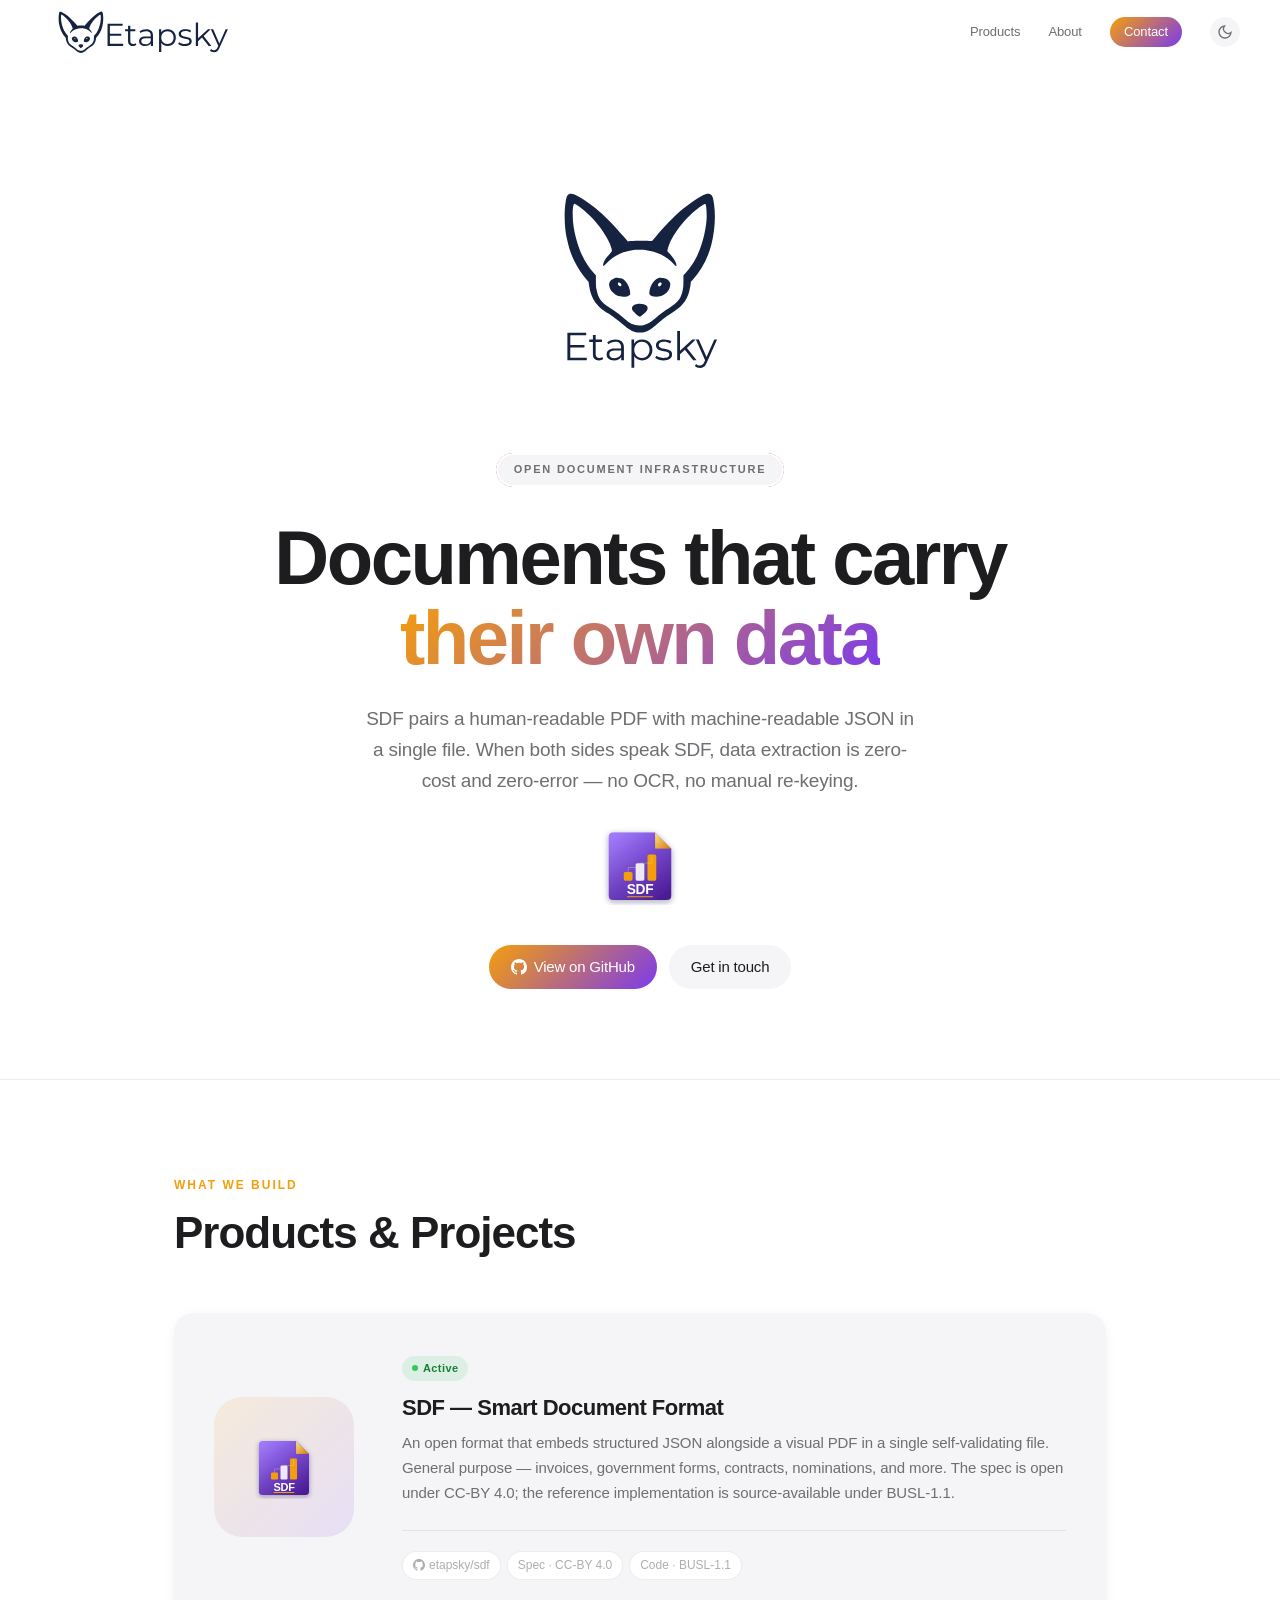
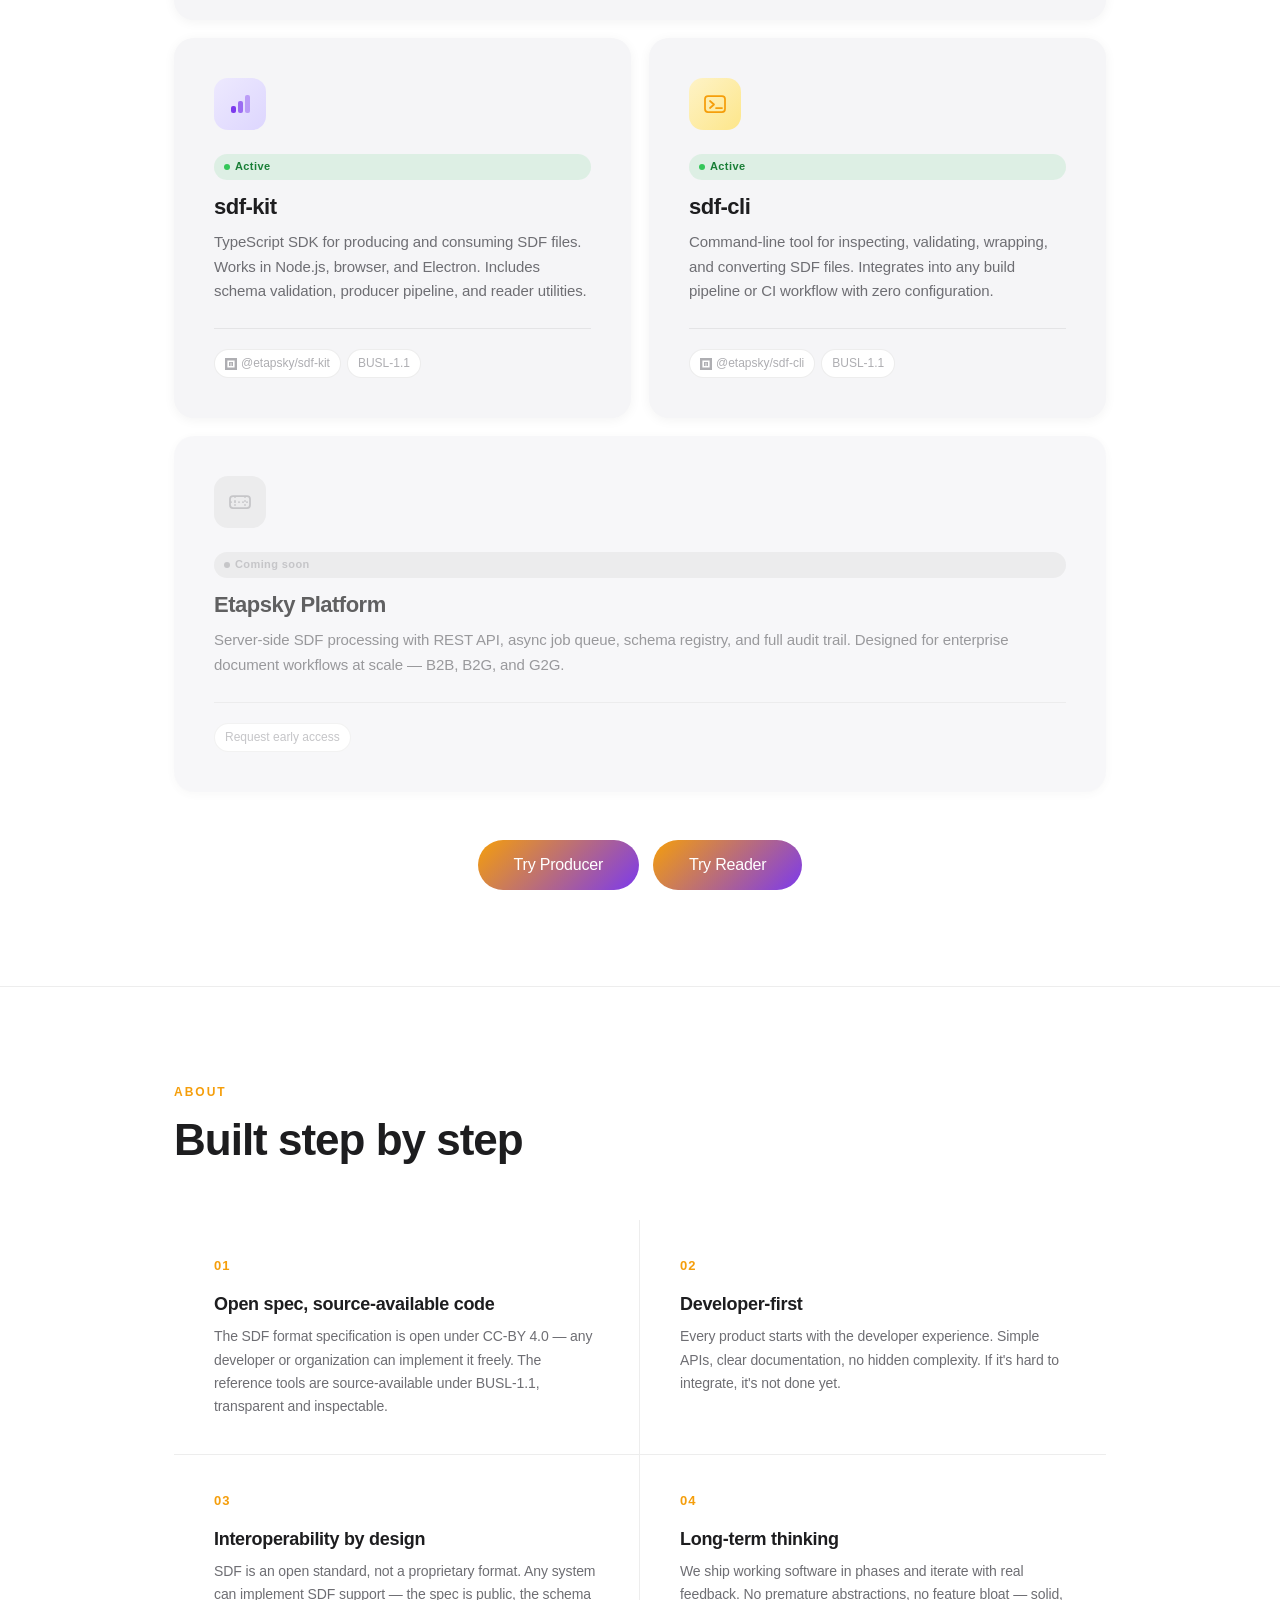
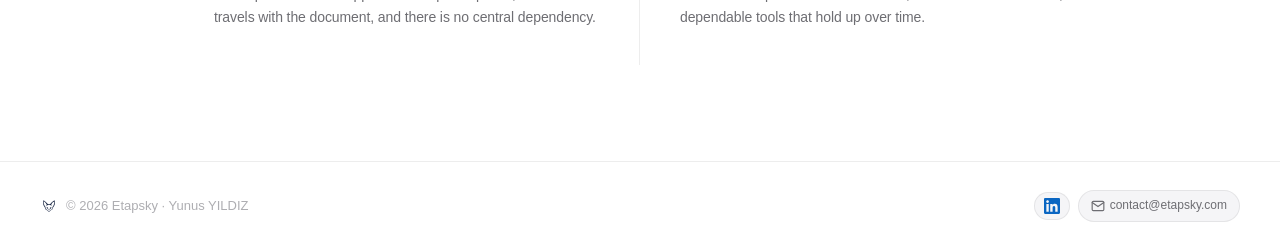
<file: index.html>
<!DOCTYPE html>
<html lang="en">
<head>
    <meta charset="UTF-8">
    <meta name="viewport" content="width=device-width, initial-scale=1.0">
    <link rel="icon" href="./assets/brand/favicon.svg" type="image/svg+xml">
    <title>Etapsky — Technology</title>
    <script>
      (function(){var d=document.documentElement,k='etapsky-theme',s=localStorage.getItem(k),p=window.matchMedia('(prefers-color-scheme: dark)').matches;d.setAttribute('data-theme',s||(p?'dark':'light'));})();
    </script>
    <style>
        *, *::before, *::after { box-sizing: border-box; margin: 0; padding: 0; }

        @property --badge-angle {
            syntax: '<angle>';
            initial-value: 0deg;
            inherits: false;
        }

        :root {
            --primary:         #F59E0B;
            --primary-light:   #FEF3C7;
            --secondary:       #7C3AED;
            --secondary-light: #EDE9FE;
            --gradient:        linear-gradient(135deg, #F59E0B 0%, #7C3AED 100%);
            --text:            #1d1d1f;
            --text-secondary:  #6e6e73;
            --text-tertiary:   #aeaeb2;
            --border:          rgba(0,0,0,0.07);
            --bg:              #ffffff;
            --card-bg:         #f5f5f7;
            --shadow-sm:       0 2px 12px rgba(0,0,0,0.05);
            --shadow-md:       0 8px 40px rgba(0,0,0,0.10);
            --shadow-lg:       0 20px 60px rgba(0,0,0,0.13);
        }

        html[data-theme="dark"] {
            --primary:         #FBBF24;
            --primary-light:   #451A03;
            --secondary:       #A78BFA;
            --secondary-light: #2E1065;
            --gradient:        linear-gradient(135deg, #FBBF24 0%, #A78BFA 100%);
            --text:            #f5f5f7;
            --text-secondary:  #98989d;
            --text-tertiary:   #636366;
            --border:          rgba(255,255,255,0.08);
            --bg:              #000000;
            --card-bg:         #1c1c1e;
            --shadow-sm:       0 2px 12px rgba(0,0,0,0.3);
            --shadow-md:       0 8px 40px rgba(0,0,0,0.5);
            --shadow-lg:       0 20px 60px rgba(0,0,0,0.6);
        }

        body {
            font-family: -apple-system, BlinkMacSystemFont, "SF Pro Display", "SF Pro Text", "Segoe UI", Helvetica, Arial, sans-serif;
            background: var(--bg);
            color: var(--text);
            line-height: 1.6;
            -webkit-font-smoothing: antialiased;
            -moz-osx-font-smoothing: grayscale;
        }

        a { color: var(--primary); text-decoration: none; }
        a:hover { opacity: 0.75; }

        /* ── NAV ── */
        nav {
            position: sticky;
            top: 0;
            z-index: 100;
            display: flex;
            align-items: center;
            justify-content: space-between;
            padding: 0 40px;
            height: 64px;
            background: transparent;
        }

        .nav-logo {
            display: flex;
            align-items: center;
            max-width: 210px;
        }
        .nav-logo picture {
            display: flex;
            width: 100%;
        }
        .nav-logo img {
            width: 100%;
            height: auto;
            display: block;
        }
        html[data-theme="dark"] .nav-logo img { filter: invert(1); }

        .nav-links {
            display: flex;
            align-items: center;
            gap: 28px;
        }

        .nav-links a {
            font-size: 13px;
            font-weight: 400;
            letter-spacing: -0.1px;
            color: var(--text-secondary);
            text-decoration: none;
            transition: color 0.15s;
        }
        .nav-links a:hover { color: var(--text); opacity: 1; }

        .nav-cta {
            display: inline-flex;
            align-items: center;
            font-size: 13px;
            font-weight: 500;
            color: var(--bg) !important;
            background: var(--gradient);
            padding: 5px 14px;
            border-radius: 980px;
            transition: opacity 0.15s;
        }
        .nav-cta:hover { opacity: 0.85 !important; }

        .theme-toggle {
            display: flex;
            align-items: center;
            justify-content: center;
            width: 30px;
            height: 30px;
            padding: 0;
            border: none;
            border-radius: 50%;
            background: var(--card-bg);
            color: var(--text-secondary);
            cursor: pointer;
            transition: background 0.15s, color 0.15s;
        }
        .theme-toggle:hover { background: var(--border); color: var(--text); }
        .theme-toggle svg { width: 16px; height: 16px; }
        .theme-toggle .icon-sun  { display: none; }
        .theme-toggle .icon-moon { display: block; }
        html[data-theme="dark"] .theme-toggle .icon-sun  { display: block; }
        html[data-theme="dark"] .theme-toggle .icon-moon { display: none; }

        /* ── HERO ── */
        .hero {
            max-width: 840px;
            margin: 0 auto;
            padding: 110px 24px 90px;
            text-align: center;
        }

        /* Badge */
        .hero-badge-wrap {
            display: inline-block;
            position: relative;
            margin-bottom: 32px;
            padding: 1px;
            border-radius: 980px;
        }
        .hero-badge-wrap::before {
            content: '';
            position: absolute;
            inset: -1px;
            border-radius: 980px;
            background: conic-gradient(from var(--badge-angle), var(--primary), var(--secondary), var(--primary));
            -webkit-mask: linear-gradient(#fff 0 0) content-box, linear-gradient(#fff 0 0);
            -webkit-mask-composite: xor;
            mask: linear-gradient(#fff 0 0) content-box, linear-gradient(#fff 0 0);
            mask-composite: exclude;
            animation: badge-spin 6s ease-in-out infinite;
        }
        .hero-badge {
            position: relative;
            display: inline-block;
            font-size: 11px;
            font-weight: 600;
            letter-spacing: 1.8px;
            text-transform: uppercase;
            color: var(--text-secondary);
            background: var(--card-bg);
            padding: 6px 16px;
            border-radius: 980px;
        }
        @keyframes badge-spin {
            0%   { --badge-angle: 0deg; }
            50%  { --badge-angle: 360deg; }
            100% { --badge-angle: 720deg; }
        }

        /* Logo */
        .hero-logo {
            max-width: 240px;
            margin: 0 auto 40px;
        }
        .hero-logo img { width: 100%; height: auto; display: block; }
        html[data-theme="dark"] .hero-logo img { filter: invert(1); }

        /* Heading */
        .hero h1 {
            font-size: clamp(42px, 7vw, 76px);
            font-weight: 600;
            line-height: 1.06;
            letter-spacing: -2.5px;
            color: var(--text);
            margin-bottom: 24px;
        }
        .hero h1 em {
            font-style: normal;
            background: var(--gradient);
            -webkit-background-clip: text;
            -webkit-text-fill-color: transparent;
            background-clip: text;
        }

        .hero p {
            font-size: 19px;
            font-weight: 400;
            color: var(--text-secondary);
            max-width: 560px;
            margin: 0 auto 28px;
            line-height: 1.65;
            letter-spacing: -0.2px;
        }

        .hero-sdf-mark {
            margin: 0 auto 40px;
            text-align: center;
            line-height: 0;
        }
        .hero-sdf-mark img {
            width: min(80px, 22vw);
            height: auto;
            display: inline-block;
            vertical-align: middle;
        }

        /* Actions */
        .hero-actions {
            display: flex;
            gap: 12px;
            justify-content: center;
            flex-wrap: wrap;
        }

        .btn-primary {
            display: inline-flex;
            align-items: center;
            gap: 7px;
            font-size: 15px;
            font-weight: 500;
            color: #fff;
            background: var(--gradient);
            padding: 10px 22px;
            border-radius: 980px;
            letter-spacing: -0.2px;
            transition: opacity 0.15s, transform 0.15s;
        }
        .btn-primary:hover { opacity: 0.88; transform: translateY(-1px); }

        .btn-ghost {
            display: inline-flex;
            align-items: center;
            gap: 7px;
            font-size: 15px;
            font-weight: 500;
            color: var(--text);
            background: var(--card-bg);
            padding: 10px 22px;
            border-radius: 980px;
            letter-spacing: -0.2px;
            transition: background 0.15s, transform 0.15s;
        }
        .btn-ghost:hover { background: var(--border); opacity: 1; transform: translateY(-1px); }

        /* ── DIVIDER ── */
        .divider {
            border: none;
            border-top: 1px solid var(--border);
        }

        /* ── SECTION WRAPPER ── */
        .section {
            max-width: 980px;
            margin: 0 auto;
            padding: 96px 24px;
        }

        .section-eyebrow {
            font-size: 12px;
            font-weight: 600;
            letter-spacing: 2px;
            text-transform: uppercase;
            color: var(--primary);
            margin-bottom: 14px;
        }

        .section-title {
            font-size: clamp(28px, 4vw, 44px);
            font-weight: 600;
            letter-spacing: -1px;
            color: var(--text);
            margin-bottom: 56px;
            line-height: 1.1;
        }

        /* ── PRODUCT CARDS ── */
        .products-grid {
            display: grid;
            grid-template-columns: repeat(2, 1fr);
            gap: 18px;
        }

        .product-card {
            background: var(--card-bg);
            border-radius: 20px;
            padding: 40px;
            box-shadow: var(--shadow-sm);
            transition: transform 0.3s cubic-bezier(0.34,1.56,0.64,1), box-shadow 0.3s ease;
            display: flex;
            flex-direction: column;
        }
        .product-card:hover {
            transform: translateY(-5px);
            box-shadow: var(--shadow-md);
        }
        .product-card.card-featured {
            grid-column: 1 / -1;
            flex-direction: row;
            gap: 48px;
            align-items: center;
        }
        .product-card.card-soon {
            opacity: 0.7;
        }
        .product-card.card-soon:hover {
            transform: none;
            box-shadow: var(--shadow-sm);
        }

        .card-featured .card-body { flex: 1; }
        .card-featured .card-visual {
            flex-shrink: 0;
            width: 140px;
            height: 140px;
            border-radius: 28px;
            background: linear-gradient(135deg, rgba(245,158,11,0.12) 0%, rgba(124,58,237,0.12) 100%);
            display: flex;
            align-items: center;
            justify-content: center;
        }

        .product-icon {
            width: 52px;
            height: 52px;
            border-radius: 14px;
            margin-bottom: 24px;
            display: flex;
            align-items: center;
            justify-content: center;
            flex-shrink: 0;
        }
        .icon-amber    { background: linear-gradient(135deg, #FEF3C7, #FDE68A); }
        .icon-violet   { background: linear-gradient(135deg, #EDE9FE, #DDD6FE); }
        .icon-slate    { background: var(--border); }

        html[data-theme="dark"] .icon-amber  { background: linear-gradient(135deg, #451A03, #78350F); }
        html[data-theme="dark"] .icon-violet { background: linear-gradient(135deg, #2E1065, #4C1D95); }

        .product-tag {
            display: inline-flex;
            align-items: center;
            gap: 5px;
            font-size: 11px;
            font-weight: 600;
            letter-spacing: 0.4px;
            padding: 4px 10px;
            border-radius: 980px;
            margin-bottom: 14px;
        }
        .product-tag::before {
            content: '';
            width: 6px;
            height: 6px;
            border-radius: 50%;
            flex-shrink: 0;
        }
        .tag-active {
            background: rgba(52,199,89,0.12);
            color: #1a7f37;
        }
        .tag-active::before { background: #34C759; }

        html[data-theme="dark"] .tag-active {
            background: rgba(52,199,89,0.15);
            color: #34C759;
        }

        .tag-soon {
            background: var(--border);
            color: var(--text-tertiary);
        }
        .tag-soon::before { background: var(--text-tertiary); }

        .product-card h3 {
            font-size: 22px;
            font-weight: 600;
            letter-spacing: -0.5px;
            color: var(--text);
            margin-bottom: 10px;
            line-height: 1.2;
        }

        .product-card p {
            font-size: 15px;
            color: var(--text-secondary);
            line-height: 1.65;
            letter-spacing: -0.1px;
            flex: 1;
        }

        .product-meta {
            display: flex;
            align-items: center;
            gap: 6px;
            margin-top: 24px;
            padding-top: 20px;
            border-top: 1px solid var(--border);
            flex-wrap: wrap;
        }
        .product-meta a {
            display: inline-flex;
            align-items: center;
            gap: 4px;
            font-size: 12px;
            font-weight: 500;
            color: var(--text-tertiary);
            background: var(--bg);
            border: 1px solid var(--border);
            padding: 4px 10px;
            border-radius: 980px;
            text-decoration: none;
            transition: color 0.15s, border-color 0.15s;
            white-space: nowrap;
        }
        .product-meta a:hover {
            color: var(--primary);
            border-color: var(--primary);
            opacity: 1;
        }

        /* CTAs under grid */
        .products-cta {
            display: flex;
            gap: 14px;
            justify-content: center;
            flex-wrap: wrap;
            margin-top: 48px;
        }
        .products-cta .btn-primary {
            padding: 12px 36px;
            font-size: 16px;
        }

        /* ── VALUES ── */
        .values-grid {
            display: grid;
            grid-template-columns: repeat(2, 1fr);
            gap: 0;
        }

        .value {
            padding: 36px 40px;
            border-right: 1px solid var(--border);
            border-bottom: 1px solid var(--border);
        }
        .value:nth-child(2n) { border-right: none; }
        .value:nth-child(3),
        .value:nth-child(4)  { border-bottom: none; }

        .value-number {
            font-size: 13px;
            font-weight: 600;
            letter-spacing: 1px;
            color: var(--primary);
            margin-bottom: 16px;
            display: block;
        }
        .value h4 {
            font-size: 18px;
            font-weight: 600;
            letter-spacing: -0.3px;
            color: var(--text);
            margin-bottom: 10px;
            line-height: 1.25;
        }
        .value p {
            font-size: 14px;
            color: var(--text-secondary);
            line-height: 1.65;
            letter-spacing: -0.1px;
        }

        /* ── FOOTER ── */
        footer {
            border-top: 1px solid var(--border);
            padding: 28px 40px;
            display: flex;
            align-items: center;
            justify-content: space-between;
            flex-wrap: wrap;
            gap: 16px;
        }

        .footer-left {
            display: flex;
            align-items: center;
            gap: 8px;
            font-size: 13px;
            color: var(--text-tertiary);
        }
        .footer-mark {
            display: inline-flex;
            width: 18px;
            height: 18px;
            flex-shrink: 0;
        }
        .footer-mark img {
            width: 18px;
            height: 18px;
            display: block;
        }
        html[data-theme="dark"] .footer-mark img { filter: invert(1); }

        .footer-links {
            display: flex;
            align-items: center;
            gap: 8px;
        }
        .footer-links a {
            display: inline-flex;
            align-items: center;
            gap: 5px;
            font-size: 12px;
            font-weight: 500;
            color: var(--text-secondary);
            background: var(--card-bg);
            border: 1px solid var(--border);
            padding: 5px 12px;
            border-radius: 980px;
            text-decoration: none;
            transition: color 0.15s, border-color 0.15s;
            white-space: nowrap;
        }
        .footer-links a:hover {
            color: var(--primary);
            border-color: var(--primary);
            opacity: 1;
        }
        .footer-link-icon { padding: 5px 9px !important; }

        /* ── RESPONSIVE ── */

        /* Tablet: 680–960px */
        @media (max-width: 960px) {
            .section { padding: 80px 24px; }
        }

        /* Tablet narrow: ≤ 680px */
        @media (max-width: 680px) {
            nav { padding: 0 20px; height: 56px; }
            .nav-links a[href="#products"],
            .nav-links a[href="#about"] { display: none; }

            .hero { padding: 80px 20px 64px; }
            .hero h1 { letter-spacing: -1.5px; }
            .hero p { font-size: 17px; }

            .products-grid {
                grid-template-columns: 1fr;
            }
            .product-card.card-featured {
                flex-direction: column;
                gap: 28px;
            }
            .card-featured .card-visual {
                width: 80px;
                height: 80px;
                border-radius: 20px;
            }
            .card-featured .card-visual img { width: 44px; height: 44px; }

            .product-card { padding: 28px; }
            .product-card h3 { font-size: 19px; }

            .values-grid { grid-template-columns: 1fr; }
            .value { border-right: none; border-bottom: 1px solid var(--border); }
            .value:last-child { border-bottom: none; }
            .value { padding: 28px 24px; }

            footer { padding: 24px 20px; flex-direction: column; align-items: flex-start; }
            .section { padding: 64px 20px; }
            .section-title { margin-bottom: 36px; }
        }

        /* Mobile: ≤ 420px */
        @media (max-width: 420px) {
            .hero h1 { letter-spacing: -1px; }
            .btn-primary, .btn-ghost { font-size: 14px; padding: 9px 18px; }
            .products-cta .btn-primary { padding: 10px 24px; font-size: 14px; }
        }
    </style>
</head>
<body>

<!-- NAV -->
<nav>
    <div class="nav-logo">
        <img src="./assets/brand/horizonral_logo.svg" alt="Etapsky" />
    </div>
    <div class="nav-links">
        <a href="#products">Products</a>
        <a href="#about">About</a>
        <a href="mailto:contact@etapsky.com" class="nav-cta">Contact</a>
        <button type="button" class="theme-toggle" aria-label="Toggle dark mode">
            <svg class="icon-sun" viewBox="0 0 24 24" fill="none" stroke="currentColor" stroke-width="2" stroke-linecap="round">
                <circle cx="12" cy="12" r="4"/>
                <path d="M12 2v2M12 20v2M4.93 4.93l1.41 1.41M17.66 17.66l1.41 1.41M2 12h2M20 12h2M6.34 17.66l-1.41 1.41M19.07 4.93l-1.41 1.41"/>
            </svg>
            <svg class="icon-moon" viewBox="0 0 24 24" fill="none" stroke="currentColor" stroke-width="2" stroke-linecap="round">
                <path d="M21 12.79A9 9 0 1 1 11.21 3 7 7 0 0 0 21 12.79z"/>
            </svg>
        </button>
    </div>
</nav>

<!-- HERO -->
<section class="hero">
    <div class="hero-logo">
        <img src="./assets/brand/vertical_logo.svg" alt="Etapsky" />
    </div>
    <div class="hero-badge-wrap"><div class="hero-badge">Open Document Infrastructure</div></div>
    <h1>Documents that carry<br><em>their own data</em></h1>
    <p>SDF pairs a human-readable PDF with machine-readable JSON in a single file. When both sides speak SDF, data extraction is zero-cost and zero-error — no OCR, no manual re-keying.</p>
    <div class="hero-sdf-mark" aria-hidden="true">
        <img src="./assets/sdf_icon.svg" alt="" width="80" height="80" />
    </div>
    <div class="hero-actions">
        <a href="https://github.com/etapsky" class="btn-primary" target="_blank" rel="noopener noreferrer">
            <svg width="16" height="16" viewBox="0 0 16 16" fill="currentColor"><path d="M8 0C3.58 0 0 3.58 0 8c0 3.54 2.29 6.53 5.47 7.59.4.07.55-.17.55-.38 0-.19-.01-.82-.01-1.49-2.01.37-2.53-.49-2.69-.94-.09-.23-.48-.94-.82-1.13-.28-.15-.68-.52-.01-.53.63-.01 1.08.58 1.23.82.72 1.21 1.87.87 2.33.66.07-.52.28-.87.51-1.07-1.78-.2-3.64-.89-3.64-3.95 0-.87.31-1.59.82-2.15-.08-.2-.36-1.02.08-2.12 0 0 .67-.21 2.2.82.64-.18 1.32-.27 2-.27.68 0 1.36.09 2 .27 1.53-1.04 2.2-.82 2.2-.82.44 1.1.16 1.92.08 2.12.51.56.82 1.27.82 2.15 0 3.07-1.87 3.75-3.65 3.95.29.25.54.73.54 1.48 0 1.07-.01 1.93-.01 2.2 0 .21.15.46.55.38A8.013 8.013 0 0016 8c0-4.42-3.58-8-8-8z"/></svg>
            View on GitHub
        </a>
        <a href="mailto:contact@etapsky.com" class="btn-ghost">Get in touch</a>
    </div>
</section>

<hr class="divider">

<!-- PRODUCTS -->
<section class="section" id="products">
    <div class="section-eyebrow">What we build</div>
    <div class="section-title">Products &amp; Projects</div>

    <div class="products-grid">

        <!-- SDF — featured card -->
        <div class="product-card card-featured">
            <div class="card-visual">
                <img src="./assets/sdf_icon.svg" alt="SDF" width="64" height="64" />
            </div>
            <div class="card-body">
                <span class="product-tag tag-active">Active</span>
                <h3>SDF — Smart Document Format</h3>
                <p>An open format that embeds structured JSON alongside a visual PDF in a single self-validating file. General purpose — invoices, government forms, contracts, nominations, and more. The spec is open under CC-BY 4.0; the reference implementation is source-available under BUSL-1.1.</p>
                <div class="product-meta">
                    <a href="https://github.com/etapsky/sdf" target="_blank" rel="noopener noreferrer">
                        <svg width="12" height="12" viewBox="0 0 16 16" fill="currentColor"><path d="M8 0C3.58 0 0 3.58 0 8c0 3.54 2.29 6.53 5.47 7.59.4.07.55-.17.55-.38 0-.19-.01-.82-.01-1.49-2.01.37-2.53-.49-2.69-.94-.09-.23-.48-.94-.82-1.13-.28-.15-.68-.52-.01-.53.63-.01 1.08.58 1.23.82.72 1.21 1.87.87 2.33.66.07-.52.28-.87.51-1.07-1.78-.2-3.64-.89-3.64-3.95 0-.87.31-1.59.82-2.15-.08-.2-.36-1.02.08-2.12 0 0 .67-.21 2.2.82.64-.18 1.32-.27 2-.27.68 0 1.36.09 2 .27 1.53-1.04 2.2-.82 2.2-.82.44 1.1.16 1.92.08 2.12.51.56.82 1.27.82 2.15 0 3.07-1.87 3.75-3.65 3.95.29.25.54.73.54 1.48 0 1.07-.01 1.93-.01 2.2 0 .21.15.46.55.38A8.013 8.013 0 0016 8c0-4.42-3.58-8-8-8z"/></svg>
                        etapsky/sdf
                    </a>
                    <a href="https://github.com/etapsky/sdf/blob/main/spec/SDF_FORMAT.md" target="_blank" rel="noopener noreferrer">Spec · CC-BY 4.0</a>
                    <a href="https://github.com/etapsky/sdf/blob/main/LICENSE" target="_blank" rel="noopener noreferrer">Code · BUSL-1.1</a>
                </div>
            </div>
        </div>

        <!-- sdf-kit -->
        <div class="product-card">
            <div class="product-icon icon-violet">
                <svg width="24" height="24" viewBox="0 0 24 24" fill="none">
                    <rect x="3" y="14" width="5" height="7" rx="2" fill="#7C3AED"/>
                    <rect x="10" y="9"  width="5" height="12" rx="2" fill="#7C3AED" opacity="0.7"/>
                    <rect x="17" y="3"  width="5" height="18" rx="2" fill="#7C3AED" opacity="0.4"/>
                </svg>
            </div>
            <span class="product-tag tag-active">Active</span>
            <h3>sdf-kit</h3>
            <p>TypeScript SDK for producing and consuming SDF files. Works in Node.js, browser, and Electron. Includes schema validation, producer pipeline, and reader utilities.</p>
            <div class="product-meta">
                <a href="https://www.npmjs.com/package/@etapsky/sdf-kit" target="_blank" rel="noopener noreferrer">
                    <svg width="12" height="12" viewBox="0 0 24 24" fill="currentColor"><path d="M0 0v24h24V0H0zm19.2 19.2H4.8V4.8h14.4v14.4zM8 8v8h3.2V9.6h1.6V16H16V8H8z"/></svg>
                    @etapsky/sdf-kit
                </a>
                <a href="https://github.com/etapsky/sdf/tree/main/packages/sdf-kit" target="_blank" rel="noopener noreferrer">BUSL-1.1</a>
            </div>
        </div>

        <!-- sdf-cli -->
        <div class="product-card">
            <div class="product-icon icon-amber">
                <svg width="24" height="24" viewBox="0 0 24 24" fill="none">
                    <rect x="2" y="4" width="20" height="16" rx="3" stroke="#F59E0B" stroke-width="1.75" fill="none"/>
                    <polyline points="7,9 11,12.5 7,16" stroke="#F59E0B" stroke-width="1.75" stroke-linecap="round" stroke-linejoin="round"/>
                    <line x1="13" y1="16" x2="19" y2="16" stroke="#F59E0B" stroke-width="1.75" stroke-linecap="round"/>
                </svg>
            </div>
            <span class="product-tag tag-active">Active</span>
            <h3>sdf-cli</h3>
            <p>Command-line tool for inspecting, validating, wrapping, and converting SDF files. Integrates into any build pipeline or CI workflow with zero configuration.</p>
            <div class="product-meta">
                <a href="https://www.npmjs.com/package/@etapsky/sdf-cli" target="_blank" rel="noopener noreferrer">
                    <svg width="12" height="12" viewBox="0 0 24 24" fill="currentColor"><path d="M0 0v24h24V0H0zm19.2 19.2H4.8V4.8h14.4v14.4zM8 8v8h3.2V9.6h1.6V16H16V8H8z"/></svg>
                    @etapsky/sdf-cli
                </a>
                <a href="https://github.com/etapsky/sdf/tree/main/packages/sdf-cli" target="_blank" rel="noopener noreferrer">BUSL-1.1</a>
            </div>
        </div>

        <!-- Platform -->
        <div class="product-card card-soon" style="grid-column: 1 / -1;">
            <div class="product-icon icon-slate">
                <svg width="24" height="24" viewBox="0 0 24 24" fill="none">
                    <rect x="2" y="6" width="20" height="12" rx="3" stroke="var(--text-tertiary)" stroke-width="1.75" fill="none"/>
                    <line x1="7"  y1="6"  x2="7"  y2="18" stroke="var(--text-tertiary)" stroke-width="1.25" stroke-dasharray="2 2"/>
                    <line x1="17" y1="6"  x2="17" y2="18" stroke="var(--text-tertiary)" stroke-width="1.25" stroke-dasharray="2 2"/>
                    <line x1="2"  y1="12" x2="22" y2="12" stroke="var(--text-tertiary)" stroke-width="1.25" stroke-dasharray="2 2"/>
                </svg>
            </div>
            <span class="product-tag tag-soon">Coming soon</span>
            <h3>Etapsky Platform</h3>
            <p>Server-side SDF processing with REST API, async job queue, schema registry, and full audit trail. Designed for enterprise document workflows at scale — B2B, B2G, and G2G.</p>
            <div class="product-meta">
                <a href="mailto:contact@etapsky.com">Request early access</a>
            </div>
        </div>

    </div>

    <div class="products-cta">
        <a href="sdf/demo-web/"    class="btn-primary" target="_blank" rel="noopener noreferrer">Try Producer</a>
        <a href="sdf/demo-reader/" class="btn-primary" target="_blank" rel="noopener noreferrer">Try Reader</a>
    </div>
</section>

<hr class="divider">

<!-- ABOUT -->
<section class="section" id="about">
    <div class="section-eyebrow">About</div>
    <div class="section-title">Built step by step</div>
    <div class="values-grid">
        <div class="value">
            <span class="value-number">01</span>
            <h4>Open spec, source-available code</h4>
            <p>The SDF format specification is open under CC-BY 4.0 — any developer or organization can implement it freely. The reference tools are source-available under BUSL-1.1, transparent and inspectable.</p>
        </div>
        <div class="value">
            <span class="value-number">02</span>
            <h4>Developer-first</h4>
            <p>Every product starts with the developer experience. Simple APIs, clear documentation, no hidden complexity. If it's hard to integrate, it's not done yet.</p>
        </div>
        <div class="value">
            <span class="value-number">03</span>
            <h4>Interoperability by design</h4>
            <p>SDF is an open standard, not a proprietary format. Any system can implement SDF support — the spec is public, the schema travels with the document, and there is no central dependency.</p>
        </div>
        <div class="value">
            <span class="value-number">04</span>
            <h4>Long-term thinking</h4>
            <p>We ship working software in phases and iterate with real feedback. No premature abstractions, no feature bloat — solid, dependable tools that hold up over time.</p>
        </div>
    </div>
</section>

<!-- FOOTER -->
<footer>
    <div class="footer-left">
        <span class="footer-mark" aria-hidden="true">
            <img src="./assets/brand/fennec-fox.svg" alt="" width="18" height="18" />
        </span>
        © 2026 Etapsky · Yunus YILDIZ
    </div>
    <div class="footer-links">
        <a href="https://www.linkedin.com/company/etapsky" target="_blank" rel="noopener noreferrer" class="footer-link-icon" aria-label="LinkedIn">
            <svg width="16" height="16" viewBox="0 0 24 24" fill="#0A66C2"><path d="M20.447 20.452h-3.554v-5.569c0-1.328-.027-3.037-1.852-3.037-1.853 0-2.136 1.445-2.136 2.939v5.667H9.351V9h3.414v1.561h.046c.477-.9 1.637-1.85 3.37-1.85 3.601 0 4.267 2.37 4.267 5.455v6.286zM5.337 7.433c-1.144 0-2.063-.926-2.063-2.065 0-1.138.92-2.063 2.063-2.063 1.14 0 2.064.925 2.064 2.063 0 1.139-.925 2.065-2.064 2.065zm1.782 13.019H3.555V9h3.564v11.452zM22.225 0H1.771C.792 0 0 .774 0 1.729v20.542C0 23.227.792 24 1.771 24h20.451C23.2 24 24 23.227 24 22.271V1.729C24 .774 23.2 0 22.222 0h.003z"/></svg>
        </a>
        <a href="mailto:contact@etapsky.com" target="_blank" rel="noopener noreferrer">
            <svg width="14" height="14" viewBox="0 0 24 24" fill="none" stroke="currentColor" stroke-width="2" stroke-linecap="round" stroke-linejoin="round"><path d="M4 4h16c1.1 0 2 .9 2 2v12c0 1.1-.9 2-2 2H4c-1.1 0-2-.9-2-2V6c0-1.1.9-2 2-2z"/><polyline points="22,6 12,13 2,6"/></svg>
            contact@etapsky.com
        </a>
    </div>
</footer>

<script>
(function() {
    var key = 'etapsky-theme';
    function prefersDark() { return window.matchMedia('(prefers-color-scheme: dark)').matches; }
    function apply(v) { document.documentElement.setAttribute('data-theme', v); }
    var stored = localStorage.getItem(key);
    apply(stored || (prefersDark() ? 'dark' : 'light'));
    document.querySelector('.theme-toggle').addEventListener('click', function() {
        var next = document.documentElement.getAttribute('data-theme') === 'dark' ? 'light' : 'dark';
        apply(next);
        localStorage.setItem(key, next);
    });
})();
</script>
</body>
</html>
</file>
